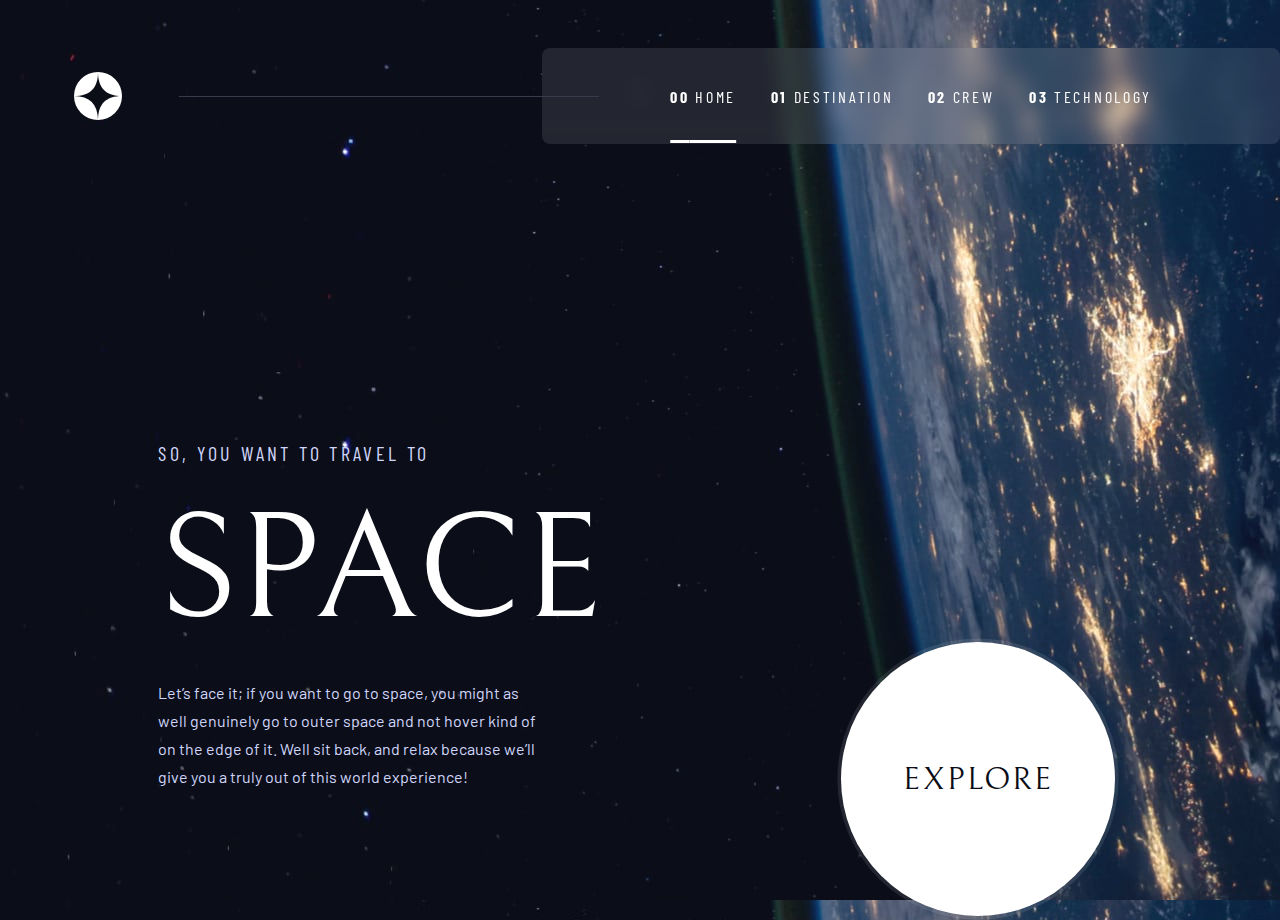
<file: index.html>
<!DOCTYPE html>
<html lang="en">
<head>
  <meta charset="UTF-8">
  <meta name="viewport" content="width=device-width, initial-scale=1.0">

  <link rel="icon" type="image/png" sizes="32x32" href="./assets/favicon-32x32.png">

  <title>Frontend Mentor | Space tourism website</title>
  <link rel="preconnect" href="https://fonts.googleapis.com">
  <link rel="preconnect" href="https://fonts.gstatic.com" crossorigin>
  <link href="https://fonts.googleapis.com/css2?family=Barlow&family=Barlow+Condensed:wght@400;700&family=Bellefair&display=swap" rel="stylesheet">
  <link rel="stylesheet" href="css/style.css">
</head>
<body class="home">
  <div class="navbar-div">
    <img class= "navbar-logo" src="assets/shared/logo.svg" alt="logo">
    <hr class="navbar-bar">
    <label for="" class = "menu-wrap">
      <input type="checkbox" class= "checker">
      <img src="assets/shared/icon-hamburger.svg" alt="hamburgers" class= "open">
      <img src="assets/shared/icon-close.svg" alt="cross" class="close">
      <nav class= "navbar-principal">
        <ul class = "navbar-ul">
          <li><a class="onsite navbar" href="index.html"><span>00</span> HOME</a></li>
          <li><a class="navbar" href="destination-moon.html"><span>01</span> DESTINATION</a></li>
          <li><a class="navbar" href="crew-commander.html"><span>02</span> CREW</a></li>
          <li><a class="navbar" href="technology-vehicle.html"><span>03</span> TECHNOLOGY</a></li>
        </ul>
      </nav>
    </label>
  </div>
  <div class="main-home">
    <div class="text-div">
      <article class="article">
        <h5 class= "intro">SO, YOU WANT TO TRAVEL TO</h5>
        <h1 class= "intro">SPACE</h1>
        <p class= "intro body-text">    Let’s face it; if you want to go to space, you might as well genuinely go to
          outer space and not hover kind of on the edge of it. Well sit back, and relax
          because we’ll give you a truly out of this world experience!
        </p>
      </article>
    </div>
    <div class="button-div">
      <form action="destination-moon.html">
        <button class="btn" type="submit" name="button">EXPLORE</button>
        <canvas id="canvas"></canvas>
      </form>
    </div>
  </div>

</body>
</html>
</file>
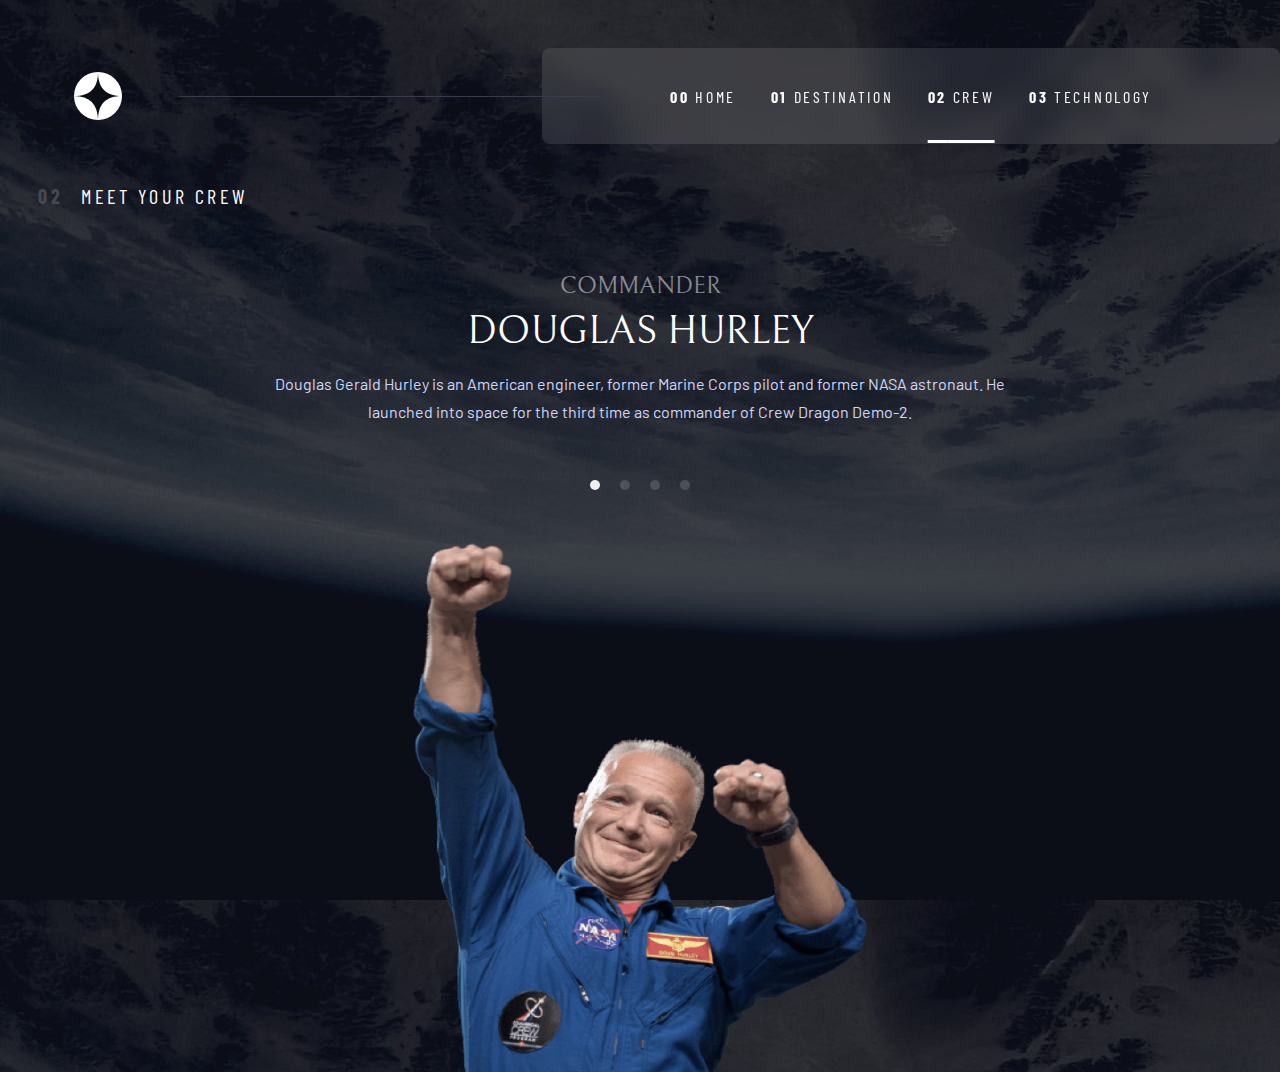
<file: crew-commander.html>
<!DOCTYPE html>
<html lang="en">
<head>
  <meta charset="UTF-8">
  <meta name="viewport" content="width=device-width, initial-scale=1.0">

  <link rel="icon" type="image/png" sizes="32x32" href="./assets/favicon-32x32.png">

  <title>Frontend Mentor | Space tourism website</title>
  <link rel="preconnect" href="https://fonts.googleapis.com">
  <link rel="preconnect" href="https://fonts.gstatic.com" crossorigin>
  <link href="https://fonts.googleapis.com/css2?family=Barlow&family=Barlow+Condensed:wght@400;700&family=Bellefair&display=swap" rel="stylesheet">
  <link rel="stylesheet" href="css/style.css">
</head>
<body class="crew">
  <div class="navbar-div">
    <img class= "navbar-logo" src="assets/shared/logo.svg" alt="logo">
    <hr class="navbar-bar">
    <label for="" class = "menu-wrap">
      <input type="checkbox" class= "checker">
      <img src="assets/shared/icon-hamburger.svg" alt="hamburgers" class= "open">
      <img src="assets/shared/icon-close.svg" alt="cross" class="close">
      <nav class= "navbar-principal">
        <ul class = "navbar-ul">
          <li><a class="navbar" href="index.html"><span>00</span> HOME</a></li>
          <li><a class="navbar" href="destination-moon.html"><span>01</span> DESTINATION</a></li>
          <li><a class="onsite navbar" href="crew-commander.html"><span>02</span> CREW</a></li>
          <li><a class="navbar" href="technology-vehicle.html"><span>03</span> TECHNOLOGY</a></li>
        </ul>
      </nav>
    </label>
  </div>
  <div class="crew-main">
    <div class="planet-div-1">
      <h5 class="subtittle"> <span class="number">02</span>MEET YOUR CREW</h5>
    </div>
    <div class="crew-div-1">
      <img class="crew-img commander" src="assets/crew/image-douglas-hurley.png" alt="douglas hurley">
      <hr>
    </div>
    <div class="crew-div-2">
      <ul class = "slider">
        <form action="#">
          <button class="slider-off" id= "on" type="submit" name="button"></button>
        </form>
        <form action="crew-specialist.html">
          <button class="slider-off" type="submit" name="button"></button>
        </form>
        <form action="crew-pilot.html">
          <button class="slider-off" type="submit" name="button"></button>
        </form>
        <form action="crew-engineer.html">
          <button class="slider-off" type="submit" name="button"></button>
        </form>
      </ul>
    </div>
    <article class="article">
      <h4>COMMANDER</h4>
      <h3>DOUGLAS HURLEY</h3>
      <p class= "body-text planet-text"> Douglas Gerald Hurley is an American engineer, former Marine Corps pilot
        and former NASA astronaut. He launched into space for the third time as
        commander of Crew Dragon Demo-2.
      </p>
    </article>
  </div>
</body>
</html>
</file>
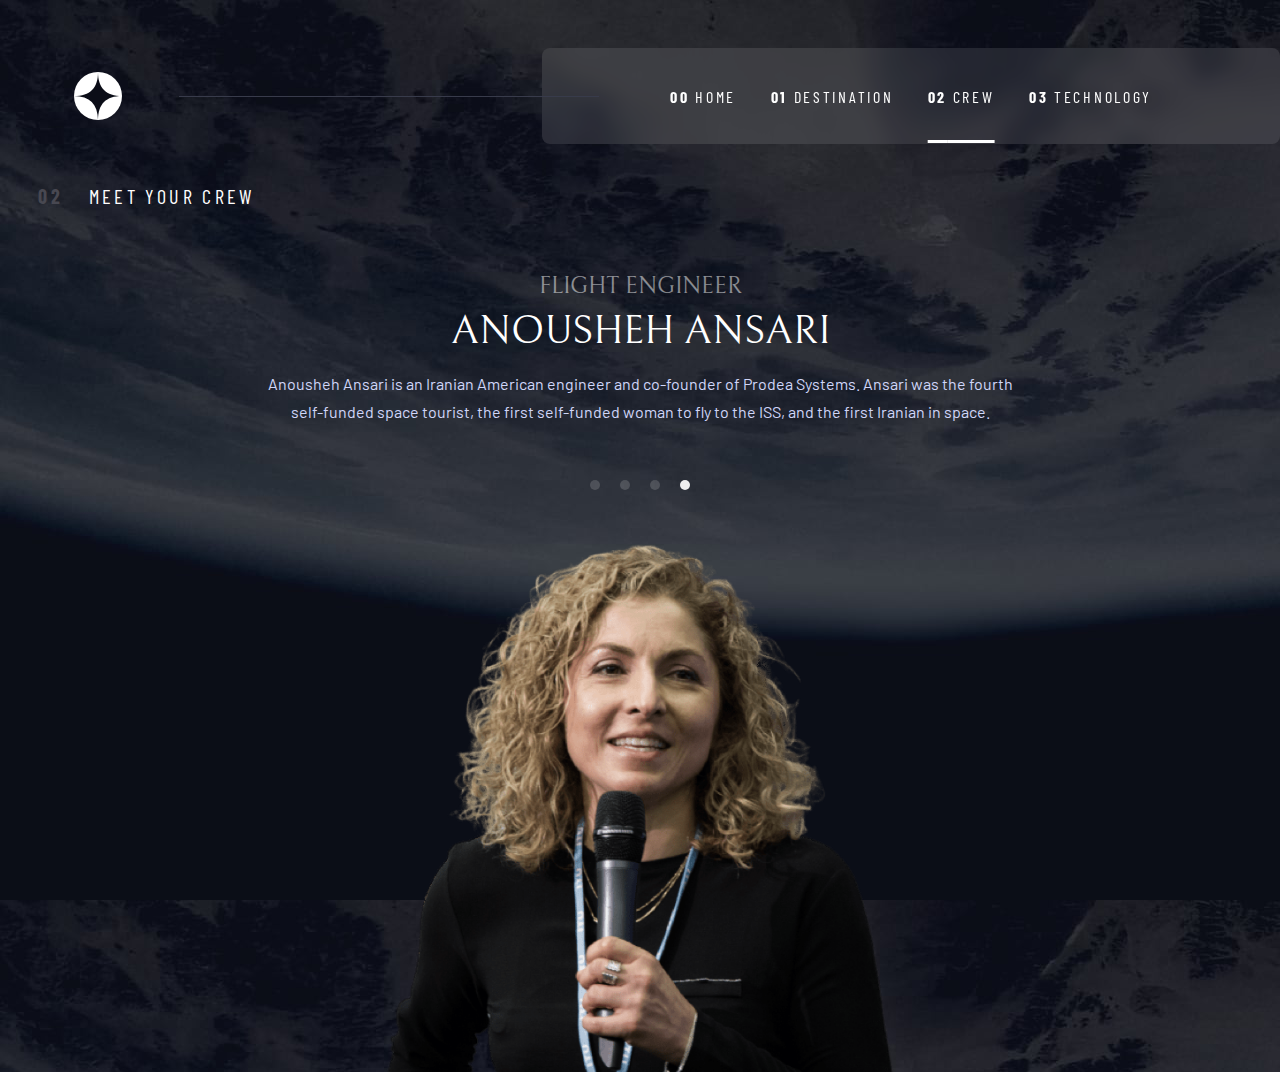
<file: crew-engineer.html>
<!DOCTYPE html>
<html lang="en">
<head>
  <meta charset="UTF-8">
  <meta name="viewport" content="width=device-width, initial-scale=1.0">

  <link rel="icon" type="image/png" sizes="32x32" href="./assets/favicon-32x32.png">

  <title>Frontend Mentor | Space tourism website</title>
  <link rel="preconnect" href="https://fonts.googleapis.com">
  <link rel="preconnect" href="https://fonts.gstatic.com" crossorigin>
  <link href="https://fonts.googleapis.com/css2?family=Barlow&family=Barlow+Condensed:wght@400;700&family=Bellefair&display=swap" rel="stylesheet">
  <link rel="stylesheet" href="css/style.css">
</head>
<body class="crew">
  <div class="navbar-div">
    <img class= "navbar-logo" src="assets/shared/logo.svg" alt="logo">
    <hr class="navbar-bar">
    <label for="" class = "menu-wrap">
      <input type="checkbox" class= "checker">
      <img src="assets/shared/icon-hamburger.svg" alt="hamburgers" class= "open">
      <img src="assets/shared/icon-close.svg" alt="cross" class="close">
      <nav class= "navbar-principal">
        <ul class = "navbar-ul">
          <li><a class="navbar" href="index.html"><span>00</span> HOME</a></li>
          <li><a class="navbar" href="destination-moon.html"><span>01</span> DESTINATION</a></li>
          <li><a class="onsite navbar" href="crew-commander.html"><span>02</span> CREW</a></li>
          <li><a class="navbar" href="technology-vehicle.html"><span>03</span> TECHNOLOGY</a></li>
        </ul>
      </nav>
    </label>
  </div>
  <div class="crew-main">
    <div class="planet-div-1">
      <h5 class="subtittle"> <span class="number">02</span> MEET YOUR CREW</h5>
    </div>
    <div class="crew-div-1">
      <img src="assets/crew/image-anousheh-ansari.png" alt="Anousheh Ansari">
      <hr>
    </div>
    <div class="crew-div-2">
      <ul class = "slider">
        <form action="crew-commander.html">
          <button class="slider-off" type="submit" name="button"></button>
        </form>
        <form action="crew-specialist.html">
          <button class="slider-off" type="submit" name="button"></button>
        </form>
        <form action="crew-pilot.html">
          <button class="slider-off" type="submit" name="button"></button>
        </form>
        <form action="#">
          <button class="slider-off" id= "on" type="submit" name="button"></button>
        </form>
      </ul>
    </div>
    <article class="article">
      <h4>FLIGHT ENGINEER</h4>
      <h3>ANOUSHEH ANSARI</h3>
      <p class= "body-text planet-text">   Anousheh Ansari is an Iranian American engineer and co-founder of Prodea Systems.
        Ansari was the fourth self-funded space tourist, the first self-funded woman to
        fly to the ISS, and the first Iranian in space.
      </p>
    </article>
  </div>
</body>
</html>
</file>
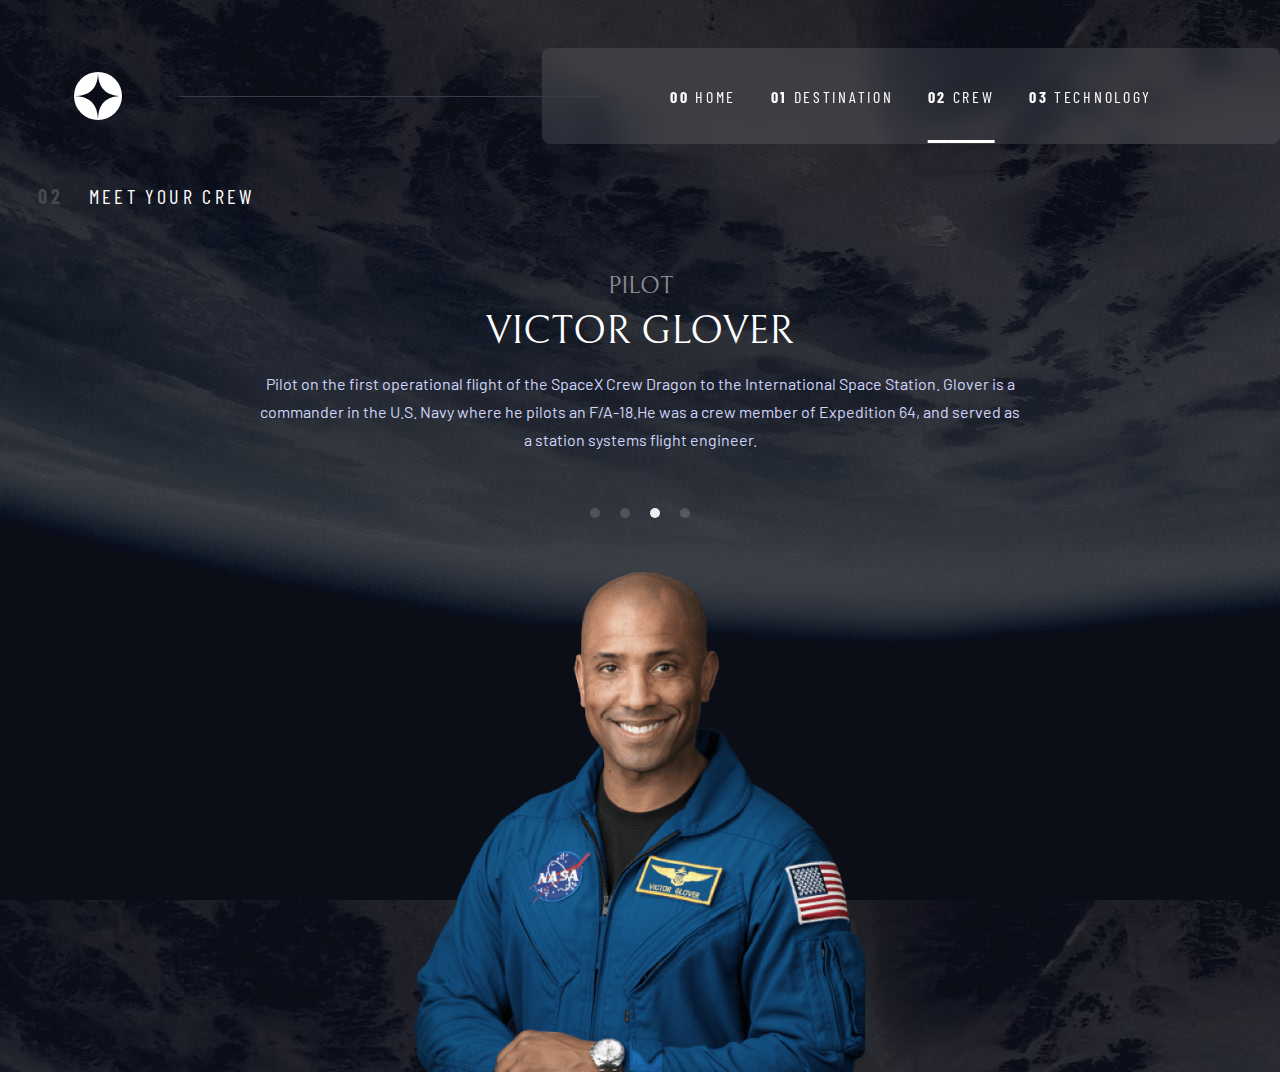
<file: crew-pilot.html>
<!DOCTYPE html>
<html lang="en">
<head>
  <meta charset="UTF-8">
  <meta name="viewport" content="width=device-width, initial-scale=1.0">

  <link rel="icon" type="image/png" sizes="32x32" href="./assets/favicon-32x32.png">

  <title>Frontend Mentor | Space tourism website</title>
  <link rel="preconnect" href="https://fonts.googleapis.com">
  <link rel="preconnect" href="https://fonts.gstatic.com" crossorigin>
  <link href="https://fonts.googleapis.com/css2?family=Barlow&family=Barlow+Condensed:wght@400;700&family=Bellefair&display=swap" rel="stylesheet">
  <link rel="stylesheet" href="css/style.css">
</head>
<body class="crew">
  <div class="navbar-div">
    <img class= "navbar-logo" src="assets/shared/logo.svg" alt="logo">
    <hr class="navbar-bar">
    <label for="" class = "menu-wrap">
      <input type="checkbox" class= "checker">
      <img src="assets/shared/icon-hamburger.svg" alt="hamburgers" class= "open">
      <img src="assets/shared/icon-close.svg" alt="cross" class="close">
      <nav class= "navbar-principal">
        <ul class = "navbar-ul">
          <li><a class="navbar" href="index.html"><span>00</span> HOME</a></li>
          <li><a class="navbar" href="destination-moon.html"><span>01</span> DESTINATION</a></li>
          <li><a class="onsite navbar" href="crew-commander.html"><span>02</span> CREW</a></li>
          <li><a class="navbar" href="technology-vehicle.html"><span>03</span> TECHNOLOGY</a></li>
        </ul>
      </nav>
    </label>
  </div>
  <div class="crew-main">
    <div class="planet-div-1">
      <h5 class="subtittle"> <span class="number">02</span> MEET YOUR CREW</h5>
    </div>
    <div class="crew-div-1">
      <img src="assets/crew/image-victor-glover.png" alt="Victor Glover">
      <hr>
    </div>
    <div class="crew-div-2">
      <ul class = "slider">
        <form action="crew-commander.html">
          <button class="slider-off" type="submit" name="button"></button>
        </form>
        <form action="crew-specialist.html">
          <button class="slider-off" type="submit" name="button"></button>
        </form>
        <form action="#">
          <button class="slider-off" id= "on" type="submit" name="button"></button>
        </form>
        <form action="crew-engineer.html">
          <button class="slider-off" type="submit" name="button"></button>
        </form>
      </ul>
    </div>
    <article class="article">
      <h4>PILOT</h4>
      <h3>Victor Glover</h3>
      <p class= "body-text planet-text">   Pilot on the first operational flight of the SpaceX Crew Dragon to the
        International Space Station. Glover is a commander in the U.S. Navy where
        he pilots an F/A-18.He was a crew member of Expedition 64, and served as a
        station systems flight engineer.
      </p>
    </article>
  </div>
</body>
</html>
</file>
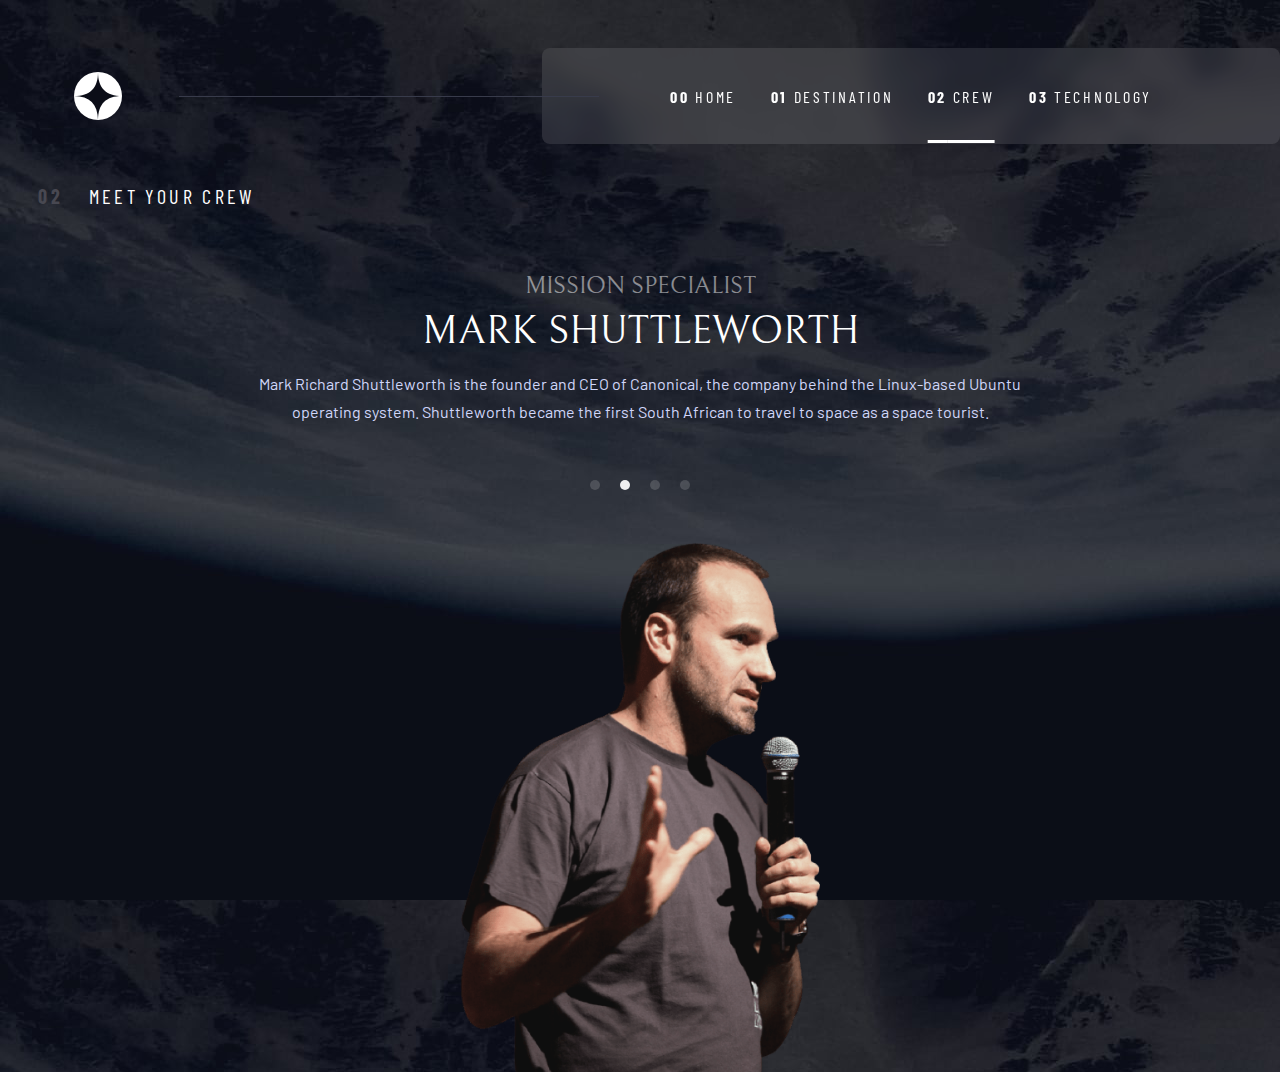
<file: crew-specialist.html>
<!DOCTYPE html>
<html lang="en">
<head>
  <meta charset="UTF-8">
  <meta name="viewport" content="width=device-width, initial-scale=1.0">

  <link rel="icon" type="image/png" sizes="32x32" href="./assets/favicon-32x32.png">

  <title>Frontend Mentor | Space tourism website</title>
  <link rel="preconnect" href="https://fonts.googleapis.com">
  <link rel="preconnect" href="https://fonts.gstatic.com" crossorigin>
  <link href="https://fonts.googleapis.com/css2?family=Barlow&family=Barlow+Condensed:wght@400;700&family=Bellefair&display=swap" rel="stylesheet">
  <link rel="stylesheet" href="css/style.css">
</head>
<body class="crew">
  <div class="navbar-div">
    <img class= "navbar-logo" src="assets/shared/logo.svg" alt="logo">
    <hr class="navbar-bar">
    <label for="" class = "menu-wrap">
      <input type="checkbox" class= "checker">
      <img src="assets/shared/icon-hamburger.svg" alt="hamburgers" class= "open">
      <img src="assets/shared/icon-close.svg" alt="cross" class="close">
      <nav class= "navbar-principal">
        <ul class = "navbar-ul">
          <li><a class="navbar" href="index.html"><span>00</span> HOME</a></li>
          <li><a class="navbar" href="destination-moon.html"><span>01</span> DESTINATION</a></li>
          <li><a class="onsite navbar" href="crew-commander.html"><span>02</span> CREW</a></li>
          <li><a class="navbar" href="technology-vehicle.html"><span>03</span> TECHNOLOGY</a></li>
        </ul>
      </nav>
    </label>
  </div>
  <div class="crew-main">
    <div class="planet-div-1">
      <h5 class="subtittle"> <span class="number">02</span> MEET YOUR CREW</h5>
    </div>
    <div class="crew-div-1">
      <img src="assets/crew/image-mark-shuttleworth.png" alt="Mark Shuttleworth">
      <hr>
    </div>
    <div class="crew-div-2">
      <ul class = "slider">
        <form action="crew-commander.html">
          <button class="slider-off" type="submit" name="button"></button>
        </form>
        <form action="crew-specialist.html">
          <button class="slider-off" id= "on" type="submit" name="button"></button>
        </form>
        <form action="crew-pilot.html">
          <button class="slider-off" type="submit" name="button"></button>
        </form>
        <form action="crew-engineer.html">
          <button class="slider-off" type="submit" name="button"></button>
        </form>
      </ul>
    </div>
    <article class="article">
      <h4>Mission Specialist</h4>
      <h3>Mark Shuttleworth</h3>
      <p class= "body-text planet-text">   Mark Richard Shuttleworth is the founder and CEO of Canonical, the company behind
        the Linux-based Ubuntu operating system. Shuttleworth became the first South
        African to travel to space as a space tourist.
      </p>
    </article>
  </div>
</body>
</html>
</file>
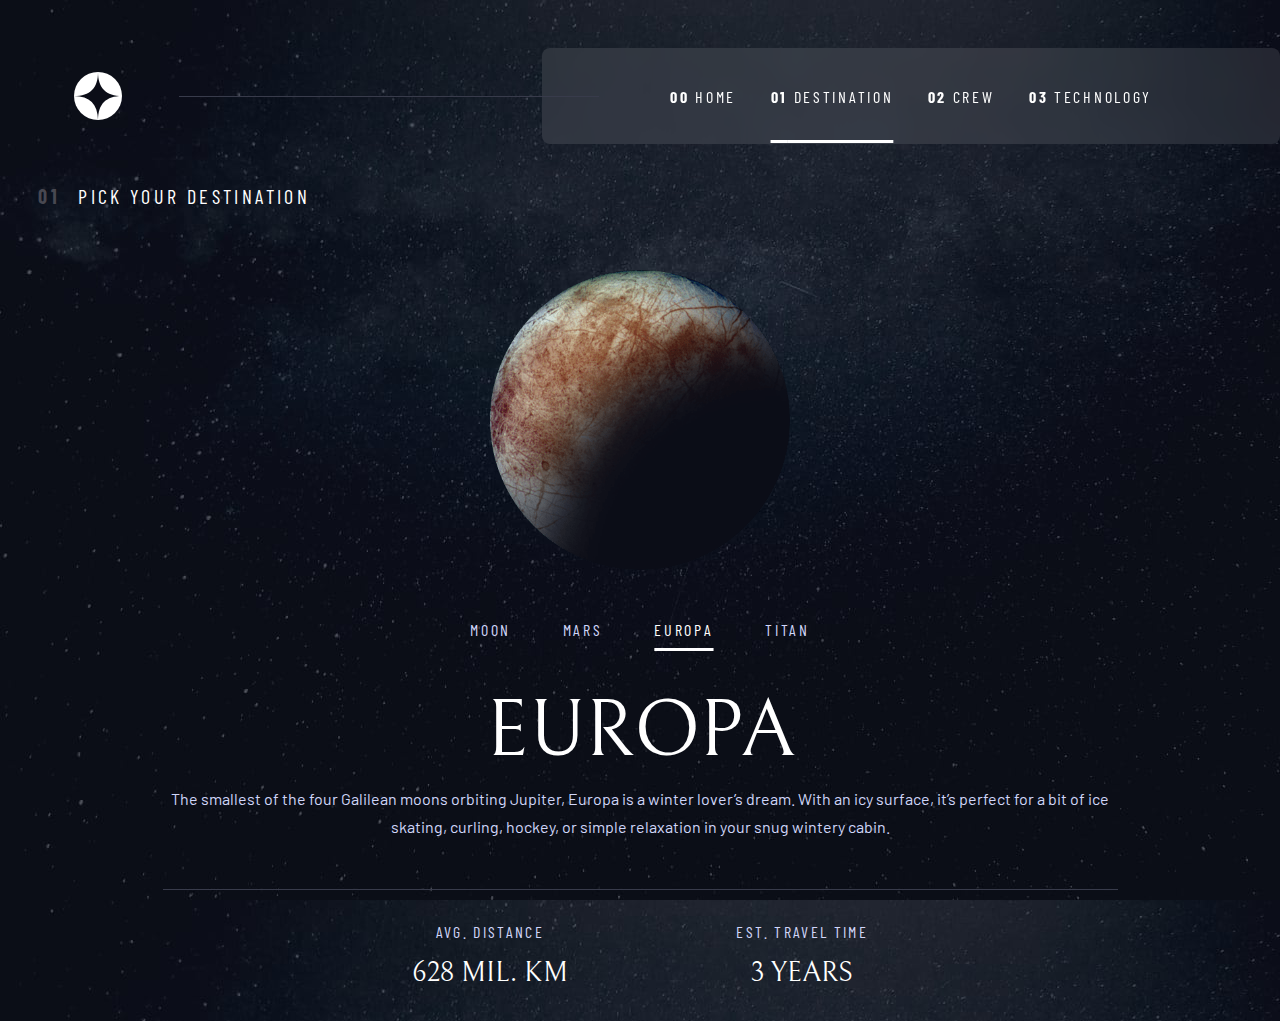
<file: destination-europa.html>
<!DOCTYPE html>
<html lang="en">
<head>
  <meta charset="UTF-8">
  <meta name="viewport" content="width=device-width, initial-scale=1.0">

  <link rel="icon" type="image/png" sizes="32x32" href="./assets/favicon-32x32.png">

  <title>Frontend Mentor | Space tourism website</title>
  <link rel="preconnect" href="https://fonts.googleapis.com">
  <link rel="preconnect" href="https://fonts.gstatic.com" crossorigin>
  <link href="https://fonts.googleapis.com/css2?family=Barlow&family=Barlow+Condensed:wght@400;700&family=Bellefair&display=swap" rel="stylesheet">
  <link rel="stylesheet" href="css/style.css">
</head>
<body class="destination">
  <div class="navbar-div">
    <img class= "navbar-logo" src="assets/shared/logo.svg" alt="logo">
    <hr class="navbar-bar">
    <label for="" class = "menu-wrap">
      <input type="checkbox" class= "checker">
      <img src="assets/shared/icon-hamburger.svg" alt="hamburgers" class= "open">
      <img src="assets/shared/icon-close.svg" alt="cross" class="close">
      <nav class= "navbar-principal">
        <ul class = "navbar-ul">
          <li><a class="navbar" href="index.html"><span>00</span> HOME</a></li>
          <li><a class="onsite navbar" href="destination-moon.html"><span>01</span> DESTINATION</a></li>
          <li><a class="navbar" href="crew-commander.html"><span>02</span> CREW</a></li>
          <li><a class="navbar" href="technology-vehicle.html"><span>03</span> TECHNOLOGY</a></li>
        </ul>
      </nav>
    </label>
  </div>
  <div class="planet-div">
    <div class="planet-div-1">
      <h5 class="subtittle"> <span class="number">01</span>PICK YOUR DESTINATION</h5>
    </div>
    <div class="planet-div-2">
      <img src="assets/destination/image-europa.png" alt="">
    </div>
  </div>
  <div class="text-div-destination">
    <div>
      <nav>
        <ul class="ul-planet">
          <li><a class="navbar-planet" href="destination-moon.html">MOON</a></li>
          <li><a class="navbar-planet" href="destination-mars.html">MARS</a></li>
          <li><a class="onsite-planet navbar-planet" href="destination-europa.html">EUROPA</a></li>
          <li><a class="navbar-planet" href="destination-titan.html">TITAN</a></li>
        </ul>
      </nav>
      <article class="article">
        <h2 class= "planet-text">EUROPA</h1>
        <p class= "planet-text body-text">  The smallest of the four Galilean moons orbiting Jupiter, Europa is a
          winter lover’s dream. With an icy surface, it’s perfect for a bit of
          ice skating, curling, hockey, or simple relaxation in your snug
          wintery cabin.
        </p>
        <hr>
        <div class="footer-main">
          <div class="footer">
            <h6 class=subheading2>AVG. DISTANCE</h6>
            <h6 class=subheading1>628 MIL. KM</h6>
          </div>
          <div class="footer">
            <h6 class=subheading2>EST. TRAVEL TIME</h6>
            <h6 class=subheading1>3 YEARS</h6>
          </div>
        </div>
      </article>
    </div>
  </div>
</body>
</html>
</file>
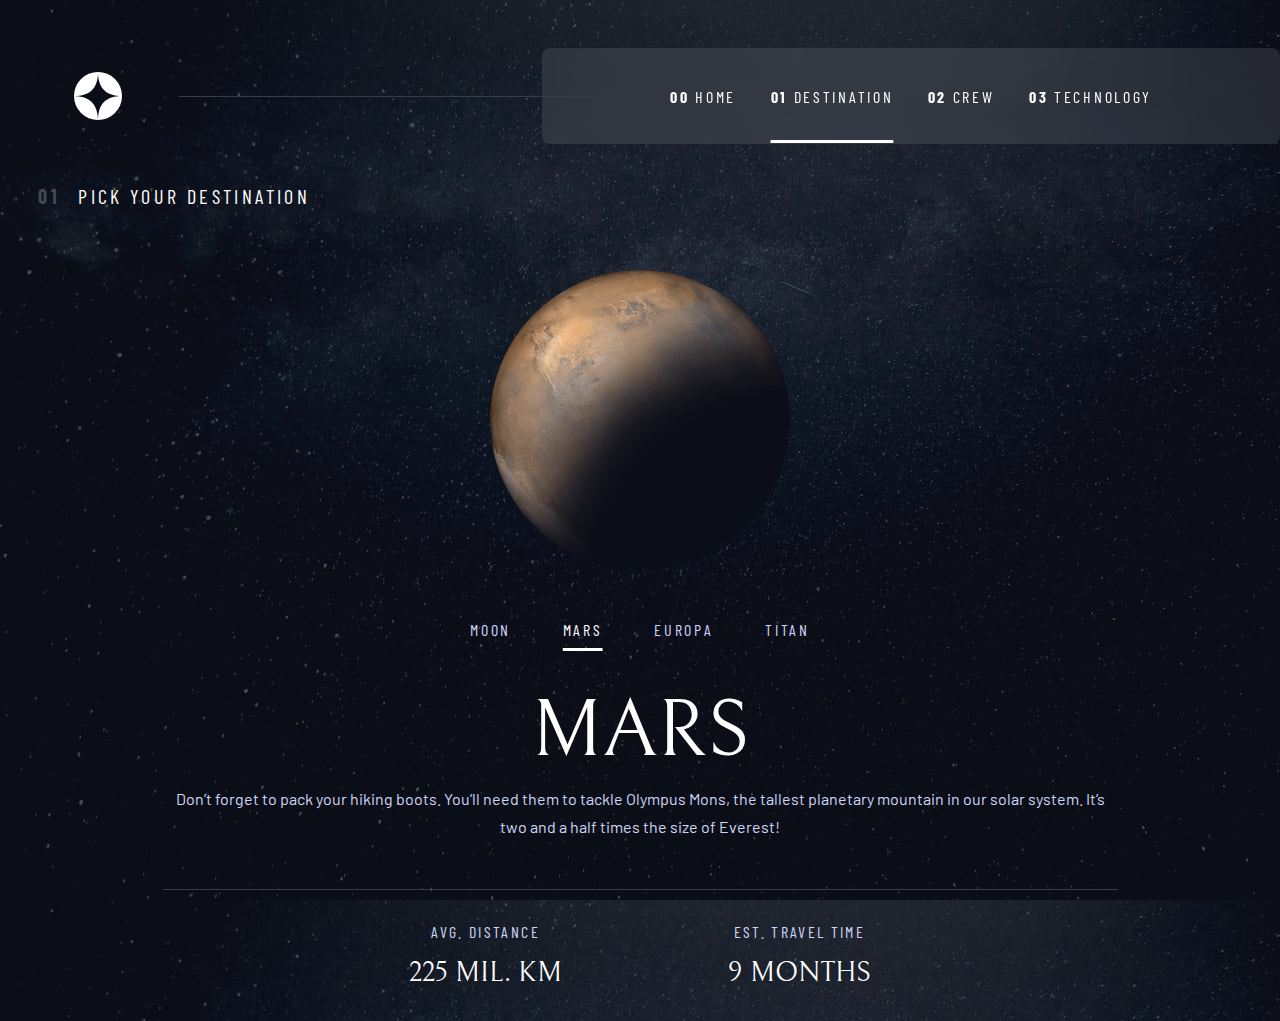
<file: destination-mars.html>
<!DOCTYPE html>
<html lang="en">
<head>
  <meta charset="UTF-8">
  <meta name="viewport" content="width=device-width, initial-scale=1.0">

  <link rel="icon" type="image/png" sizes="32x32" href="./assets/favicon-32x32.png">

  <title>Frontend Mentor | Space tourism website</title>
  <link rel="preconnect" href="https://fonts.googleapis.com">
  <link rel="preconnect" href="https://fonts.gstatic.com" crossorigin>
  <link href="https://fonts.googleapis.com/css2?family=Barlow&family=Barlow+Condensed:wght@400;700&family=Bellefair&display=swap" rel="stylesheet">
  <link rel="stylesheet" href="css/style.css">
</head>
<body class="destination">
  <div class="navbar-div">
    <img class= "navbar-logo" src="assets/shared/logo.svg" alt="logo">
    <hr class="navbar-bar">
    <label for="" class = "menu-wrap">
      <input type="checkbox" class= "checker">
      <img src="assets/shared/icon-hamburger.svg" alt="hamburgers" class= "open">
      <img src="assets/shared/icon-close.svg" alt="cross" class="close">
      <nav class= "navbar-principal">
        <ul class = "navbar-ul">
          <li><a class="navbar" href="index.html"><span>00</span> HOME</a></li>
          <li><a class="onsite navbar" href="destination-moon.html"><span>01</span> DESTINATION</a></li>
          <li><a class="navbar" href="crew-commander.html"><span>02</span> CREW</a></li>
          <li><a class="navbar" href="technology-vehicle.html"><span>03</span> TECHNOLOGY</a></li>
        </ul>
      </nav>
    </label>
  </div>
  <div class="planet-div">
    <div class="planet-div-1">
      <h5 class="subtittle"> <span class="number">01</span>PICK YOUR DESTINATION</h5>
    </div>
    <div class="planet-div-2">
      <img src="assets/destination/image-mars.png" alt="">
    </div>
  </div>
  <div class="text-div-destination">
    <div>
      <nav>
        <ul class="ul-planet">
          <li><a class="navbar-planet" href="destination-moon.html">MOON</a></li>
          <li><a class="onsite-planet navbar-planet" href="destination-mars.html">MARS</a></li>
          <li><a class="navbar-planet" href="destination-europa.html">EUROPA</a></li>
          <li><a class="navbar-planet" href="destination-titan.html">TITAN</a></li>
        </ul>
      </nav>
      <article class="article">
        <h2 class= "planet-text">MARS</h1>
        <p class= "planet-text body-text">   Don’t forget to pack your hiking boots. You’ll need them to tackle Olympus Mons,
          the tallest planetary mountain in our solar system. It’s two and a half times
          the size of Everest!
        </p>
        <hr>
        <div class="footer-main">
          <div class="footer">
            <h6 class=subheading2>AVG. DISTANCE</h6>
            <h6 class=subheading1>225 MIL. KM</h6>
          </div>
          <div class="footer">
            <h6 class=subheading2>EST. TRAVEL TIME</h6>
            <h6 class=subheading1>9 MONTHS</h6>
          </div>
        </div>
      </article>
    </div>
  </div>
</body>
</html>
</file>
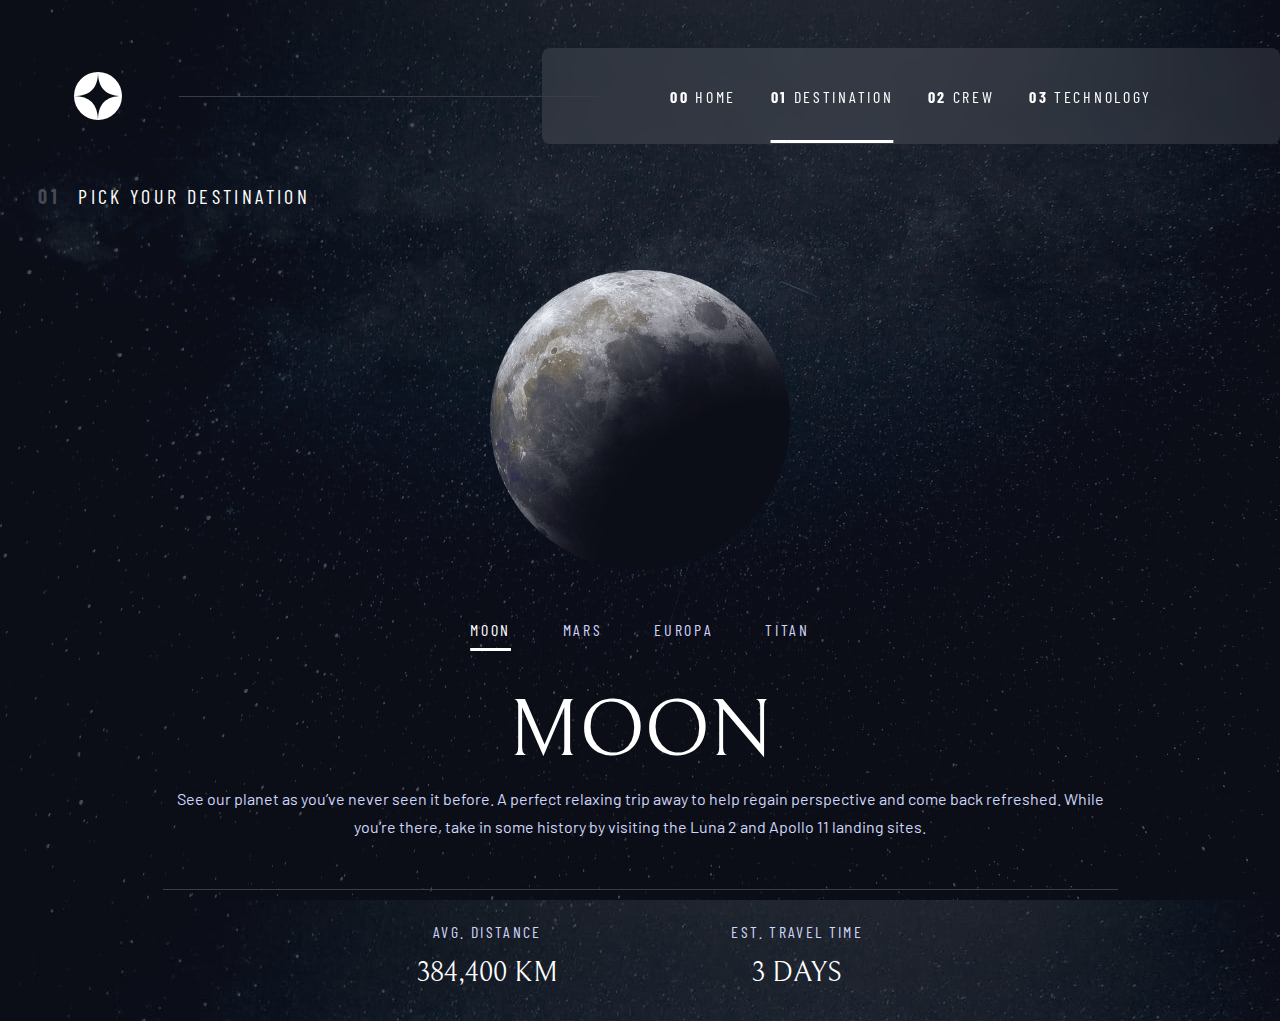
<file: destination-moon.html>
<!DOCTYPE html>
<html lang="en">
<head>
  <meta charset="UTF-8">
  <meta name="viewport" content="width=device-width, initial-scale=1.0">

  <link rel="icon" type="image/png" sizes="32x32" href="./assets/favicon-32x32.png">

  <title>Frontend Mentor | Space tourism website</title>
  <link rel="preconnect" href="https://fonts.googleapis.com">
  <link rel="preconnect" href="https://fonts.gstatic.com" crossorigin>
  <link href="https://fonts.googleapis.com/css2?family=Barlow&family=Barlow+Condensed:wght@400;700&family=Bellefair&display=swap" rel="stylesheet">
  <link rel="stylesheet" href="css/style.css">
</head>
<body class="destination">
  <div class="navbar-div">
    <img class= "navbar-logo" src="assets/shared/logo.svg" alt="logo">
    <hr class="navbar-bar">
    <label for="" class = "menu-wrap">
      <input type="checkbox" class= "checker">
      <img src="assets/shared/icon-hamburger.svg" alt="hamburgers" class= "open">
      <img src="assets/shared/icon-close.svg" alt="cross" class="close">
      <nav class= "navbar-principal">
        <ul class = "navbar-ul">
          <li><a class="navbar" href="index.html"><span>00</span> HOME</a></li>
          <li><a class="onsite navbar" href="destination-moon.html"><span>01</span> DESTINATION</a></li>
          <li><a class="navbar" href="crew-commander.html"><span>02</span> CREW</a></li>
          <li><a class="navbar" href="technology-vehicle.html"><span>03</span> TECHNOLOGY</a></li>
        </ul>
      </nav>
    </label>
  </div>
  <div class="planet-div">
    <div class="planet-div-1">
      <h5 class="subtittle"> <span class="number">01</span>PICK YOUR DESTINATION</h5>
    </div>
    <div class="planet-div-2">
      <img src="assets/destination/image-moon.png" alt="">
    </div>
  </div>
  <div class="text-div-destination">
    <div>
      <nav>
        <ul class="ul-planet">
          <li><a class="onsite-planet navbar-planet" href="destination-moon.html">MOON</a></li>
          <li><a class="navbar-planet" href="destination-mars.html">MARS</a></li>
          <li><a class="navbar-planet" href="destination-europa.html">EUROPA</a></li>
          <li><a class="navbar-planet" href="destination-titan.html">TITAN</a></li>
        </ul>
      </nav>
      <article class="article">
        <h2 class= "planet-text">MOON</h2>
        <p class= "planet-text body-text">      See our planet as you’ve never seen it before. A perfect relaxing trip away to help
          regain perspective and come back refreshed. While you’re there, take in some history
          by visiting the Luna 2 and Apollo 11 landing sites.
        </p>
        <hr>
        <div class="footer-main">
          <div class="footer">
            <h6 class=subheading2>AVG. DISTANCE</h6>
            <h6 class=subheading1>384,400 KM</h6>
          </div>
          <div class="footer">
            <h6 class=subheading2>EST. TRAVEL TIME</h6>
            <h6 class=subheading1>3 DAYS</h6>
          </div>
        </div>
      </article>
    </div>
  </div>
</body>
</html>
</file>
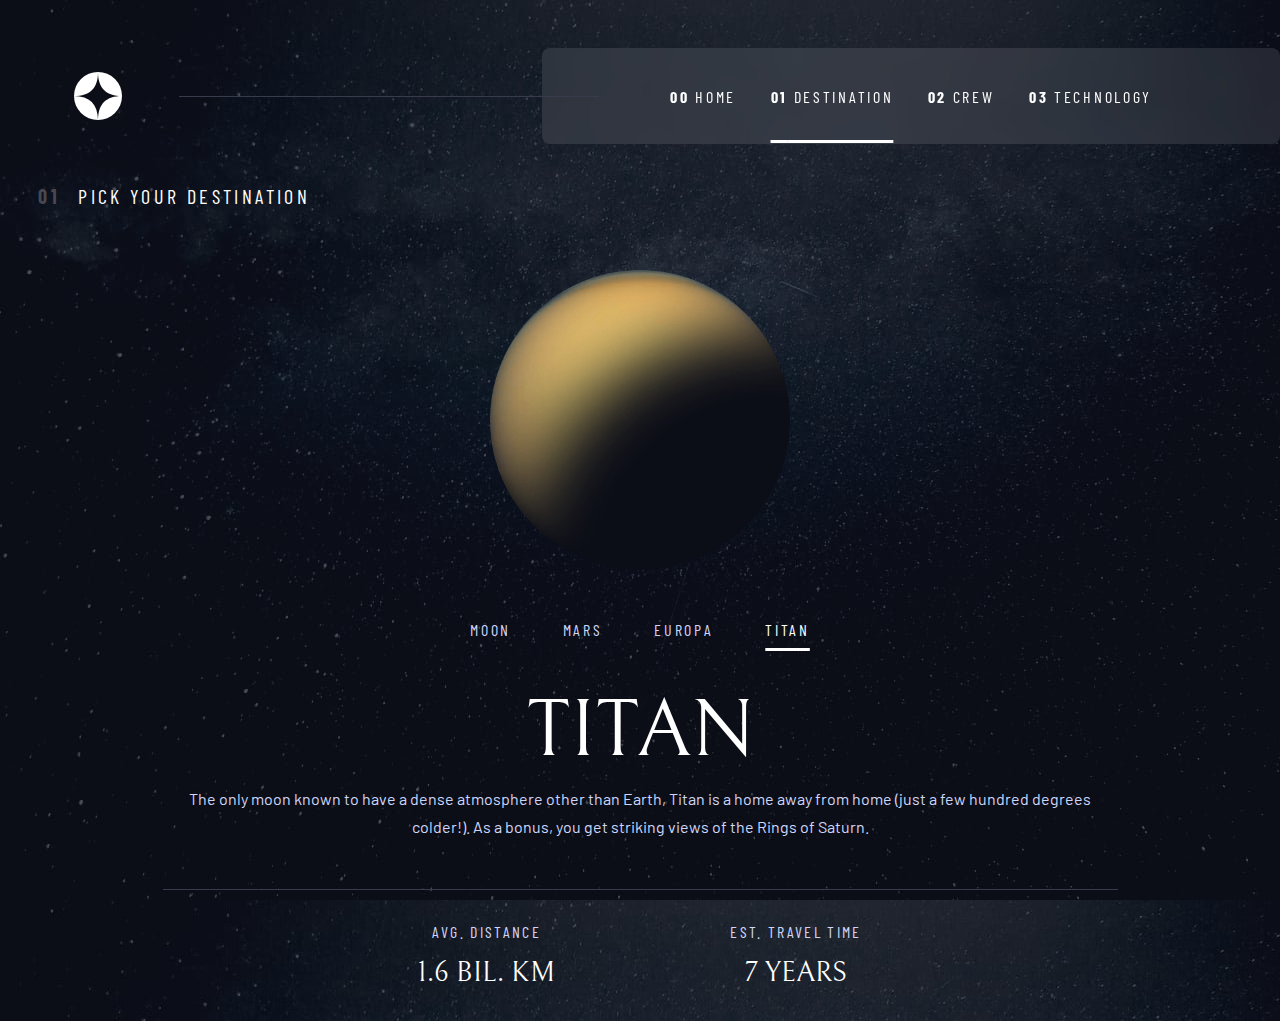
<file: destination-titan.html>
<!DOCTYPE html>
<html lang="en">
<head>
  <meta charset="UTF-8">
  <meta name="viewport" content="width=device-width, initial-scale=1.0">

  <link rel="icon" type="image/png" sizes="32x32" href="./assets/favicon-32x32.png">

  <title>Frontend Mentor | Space tourism website</title>
  <link rel="preconnect" href="https://fonts.googleapis.com">
  <link rel="preconnect" href="https://fonts.gstatic.com" crossorigin>
  <link href="https://fonts.googleapis.com/css2?family=Barlow&family=Barlow+Condensed:wght@400;700&family=Bellefair&display=swap" rel="stylesheet">
  <link rel="stylesheet" href="css/style.css">
</head>
<body class="destination">
  <div class="navbar-div">
    <img class= "navbar-logo" src="assets/shared/logo.svg" alt="logo">
    <hr class="navbar-bar">
    <label for="" class = "menu-wrap">
      <input type="checkbox" class= "checker">
      <img src="assets/shared/icon-hamburger.svg" alt="hamburgers" class= "open">
      <img src="assets/shared/icon-close.svg" alt="cross" class="close">
      <nav class= "navbar-principal">
        <ul class = "navbar-ul">
          <li><a class="navbar" href="index.html"><span>00</span> HOME</a></li>
          <li><a class="onsite navbar" href="destination-moon.html"><span>01</span> DESTINATION</a></li>
          <li><a class="navbar" href="crew-commander.html"><span>02</span> CREW</a></li>
          <li><a class="navbar" href="technology-vehicle.html"><span>03</span> TECHNOLOGY</a></li>
        </ul>
      </nav>
    </label>
  </div>
  <div class="planet-div">
    <div class="planet-div-1">
      <h5 class="subtittle"> <span class="number">01</span>PICK YOUR DESTINATION</h5>
    </div>
    <div class="planet-div-2">
      <img src="assets/destination/image-titan.png" alt="">
    </div>
  </div>
  <div class="text-div-destination">
    <div>
      <nav>
        <ul class="ul-planet">
          <li><a class="navbar-planet" href="destination-moon.html">MOON</a></li>
          <li><a class="navbar-planet" href="destination-mars.html">MARS</a></li>
          <li><a class="navbar-planet" href="destination-europa.html">EUROPA</a></li>
          <li><a class="onsite-planet navbar-planet" href="destination-titan.html">TITAN</a></li>
        </ul>
      </nav>
      <article class="article">
        <h2 class= "planet-text">TITAN</h1>
        <p class= "planet-text body-text">  The only moon known to have a dense atmosphere other than Earth, Titan
          is a home away from home (just a few hundred degrees colder!). As a
          bonus, you get striking views of the Rings of Saturn.
        </p>
        <hr class=hr-bot >
        <div class="footer-main">
          <div class="footer">
            <h6 class=subheading2>AVG. DISTANCE</h6>
            <h6 class=subheading1>1.6 BIL. KM</h6>
          </div>
          <div class="footer">
            <h6 class=subheading2>EST. TRAVEL TIME</h6>
            <h6 class=subheading1>7 YEARS</h6>
          </div>
        </div>
      </article>
    </div>
  </div>
</body>
</html>
</file>
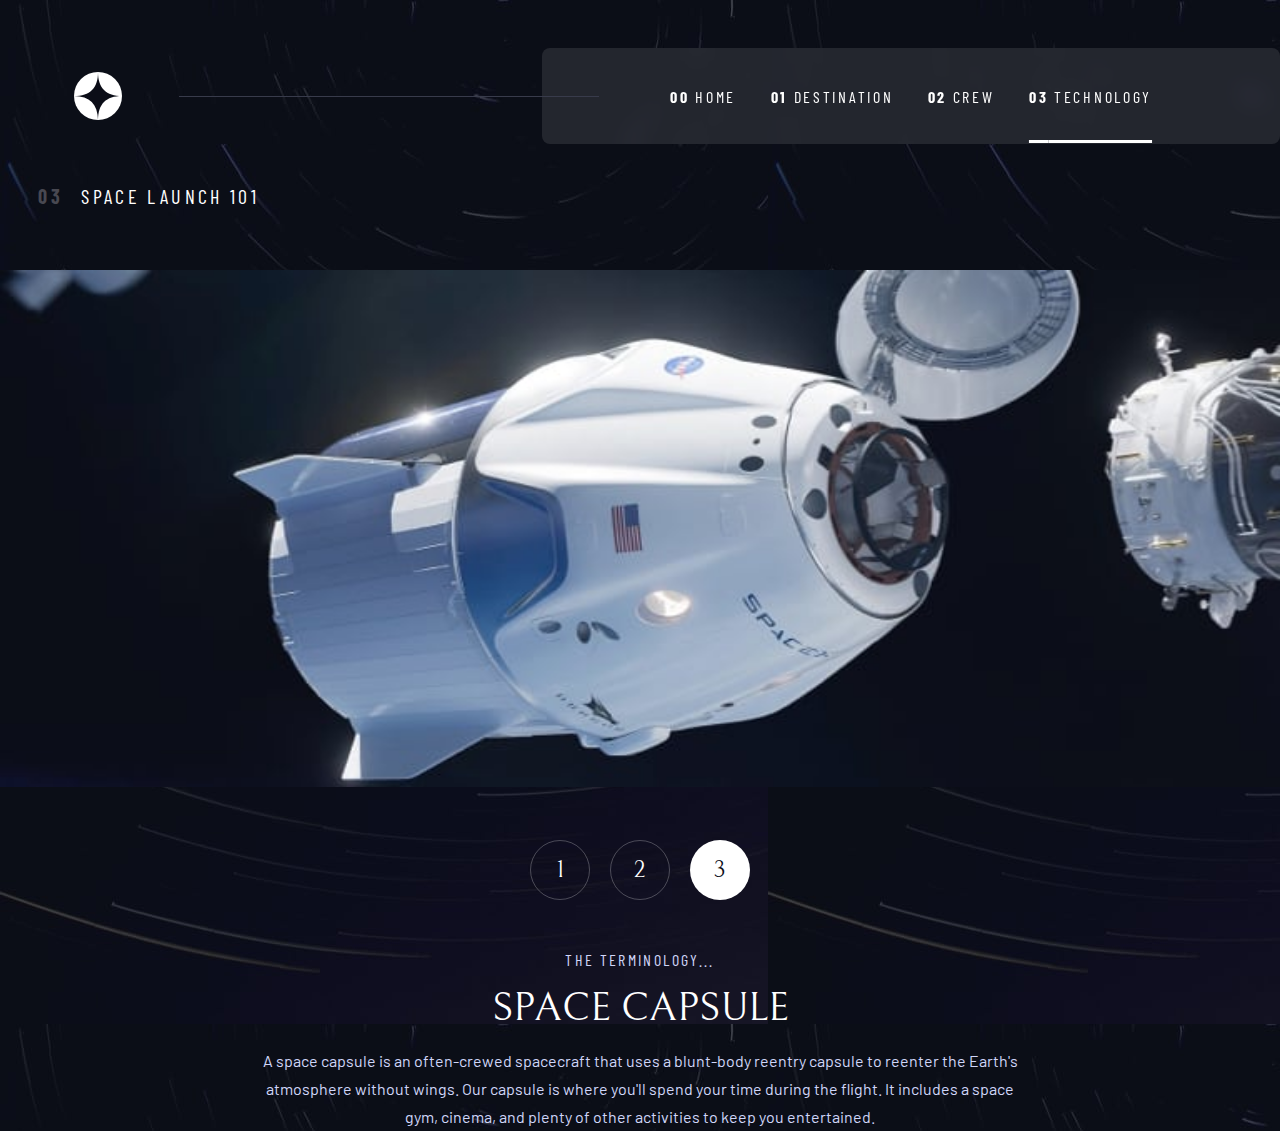
<file: technology-capsule.html>
<!DOCTYPE html>
<html lang="en">
<head>
  <meta charset="UTF-8">
  <meta name="viewport" content="width=device-width, initial-scale=1.0">

  <link rel="icon" type="image/png" sizes="32x32" href="./assets/favicon-32x32.png">

  <title>Frontend Mentor | Space tourism website</title>
  <link rel="preconnect" href="https://fonts.googleapis.com">
  <link rel="preconnect" href="https://fonts.gstatic.com" crossorigin>
  <link href="https://fonts.googleapis.com/css2?family=Barlow&family=Barlow+Condensed:wght@400;700&family=Bellefair&display=swap" rel="stylesheet">
  <link rel="stylesheet" href="css/style.css">
</head>
<body class="technology">
  <div class="navbar-div">
    <img class= "navbar-logo" src="assets/shared/logo.svg" alt="logo">
    <hr class="navbar-bar">
    <label for="" class = "menu-wrap">
      <input type="checkbox" class= "checker">
      <img src="assets/shared/icon-hamburger.svg" alt="hamburgers" class= "open">
      <img src="assets/shared/icon-close.svg" alt="cross" class="close">
      <nav class= "navbar-principal">
        <ul class = "navbar-ul">
          <li><a class="navbar" href="index.html"><span>00</span> HOME</a></li>
          <li><a class="navbar" href="destination-moon.html"><span>01</span> DESTINATION</a></li>
          <li><a class="navbar" href="crew-commander.html"><span>02</span> CREW</a></li>
          <li><a class="onsite navbar" href="technology-vehicule.html"><span>03</span> TECHNOLOGY</a></li>
        </ul>
      </nav>
    </label>
  </div>
  <div class="planet-div-1">
    <h5 class="subtittle"> <span class="number">03</span>Space launch 101</h5>
  </div>
  <img class="tech-img" src="assets/technology/image-space-capsule-landscape.jpg" alt="Emilia la plus belle">
  <div class="crew-div-2">
    <ul class = "slider">
      <form action="technology-vehicle.html">
        <button class="slider-off-2" type="submit" name="button">1</button>
      </form>
      <form action="technology-spaceport.html">
        <button class="slider-off-2" type="submit" name="button">2</button>
      </form>
      <form action="#">
        <button class="slider-off-2" id= "on" type="submit" name="button">3</button>
      </form>
    </ul>
  </div>
  <article class="article">
    <h6 class="subheading2">The terminology...</h6>
    <h3>Space capsule</h3>
    <p class= "body-text planet-text">  A space capsule is an often-crewed spacecraft that uses a blunt-body reentry
    capsule to reenter the Earth's atmosphere without wings. Our capsule is where
    you'll spend your time during the flight. It includes a space gym, cinema,
    and plenty of other activities to keep you entertained.
    </p>
  </article>
</body>
</html>
</file>
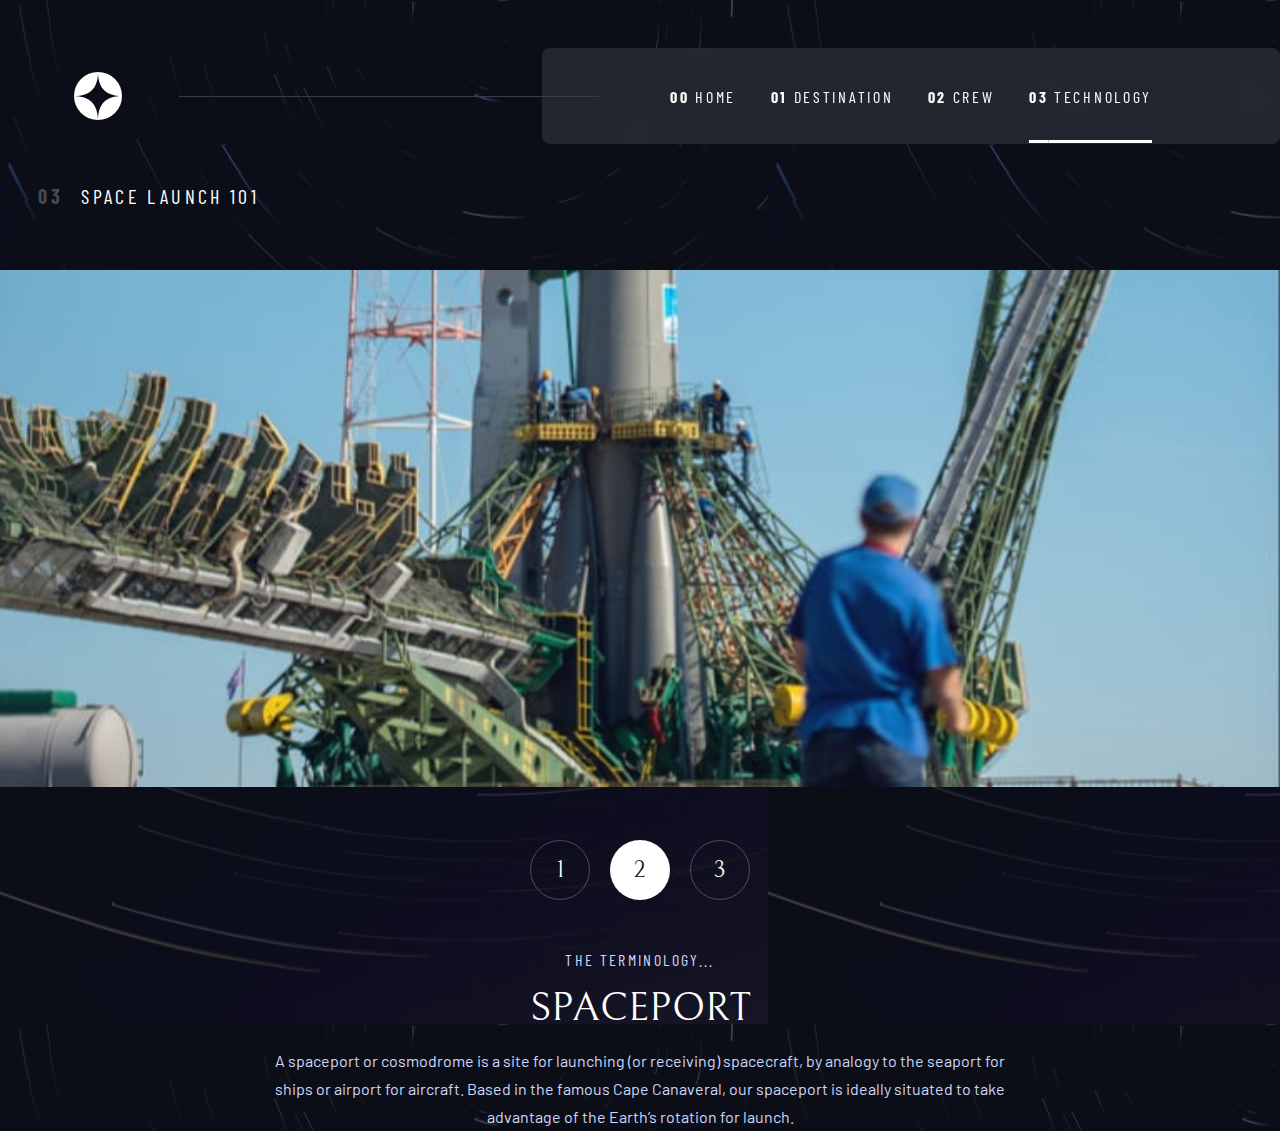
<file: technology-spaceport.html>
<!DOCTYPE html>
<html lang="en">
<head>
  <meta charset="UTF-8">
  <meta name="viewport" content="width=device-width, initial-scale=1.0">

  <link rel="icon" type="image/png" sizes="32x32" href="./assets/favicon-32x32.png">

  <title>Frontend Mentor | Space tourism website</title>
  <link rel="preconnect" href="https://fonts.googleapis.com">
  <link rel="preconnect" href="https://fonts.gstatic.com" crossorigin>
  <link href="https://fonts.googleapis.com/css2?family=Barlow&family=Barlow+Condensed:wght@400;700&family=Bellefair&display=swap" rel="stylesheet">
  <link rel="stylesheet" href="css/style.css">
</head>
<body class="technology">
  <div class="navbar-div">
    <img class= "navbar-logo" src="assets/shared/logo.svg" alt="logo">
    <hr class="navbar-bar">
    <label for="" class = "menu-wrap">
      <input type="checkbox" class= "checker">
      <img src="assets/shared/icon-hamburger.svg" alt="hamburgers" class= "open">
      <img src="assets/shared/icon-close.svg" alt="cross" class="close">
      <nav class= "navbar-principal">
        <ul class = "navbar-ul">
          <li><a class="navbar" href="index.html"><span>00</span> HOME</a></li>
          <li><a class="navbar" href="destination-moon.html"><span>01</span> DESTINATION</a></li>
          <li><a class="navbar" href="crew-commander.html"><span>02</span> CREW</a></li>
          <li><a class="onsite navbar" href="technology-vehicule.html"><span>03</span> TECHNOLOGY</a></li>
        </ul>
      </nav>
    </label>
  </div>
  <div class="planet-div-1">
    <h5 class="subtittle"> <span class="number">03</span>Space launch 101</h5>
  </div>
  <img class="tech-img" src="assets/technology/image-spaceport-landscape.jpg" alt="Emilia la plus belle">
  <div class="crew-div-2">
    <ul class = "slider">
      <form action="technology-vehicle.html">
        <button class="slider-off-2" type="submit" name="button">1</button>
      </form>
      <form action="#">
        <button class="slider-off-2" id= "on" type="submit" name="button">2</button>
      </form>
      <form action="technology-capsule.html">
        <button class="slider-off-2" type="submit" name="button">3</button>
      </form>
    </ul>
  </div>
  <article class="article">
    <h6 class="subheading2">The terminology...</h6>
    <h3>Spaceport</h3>
    <p class= "body-text planet-text">   A spaceport or cosmodrome is a site for launching (or receiving) spacecraft,
      by analogy to the seaport for ships or airport for aircraft. Based in the
      famous Cape Canaveral, our spaceport is ideally situated to take advantage
      of the Earth’s rotation for launch.
    </p>
  </article>
</body>
</html>
</file>
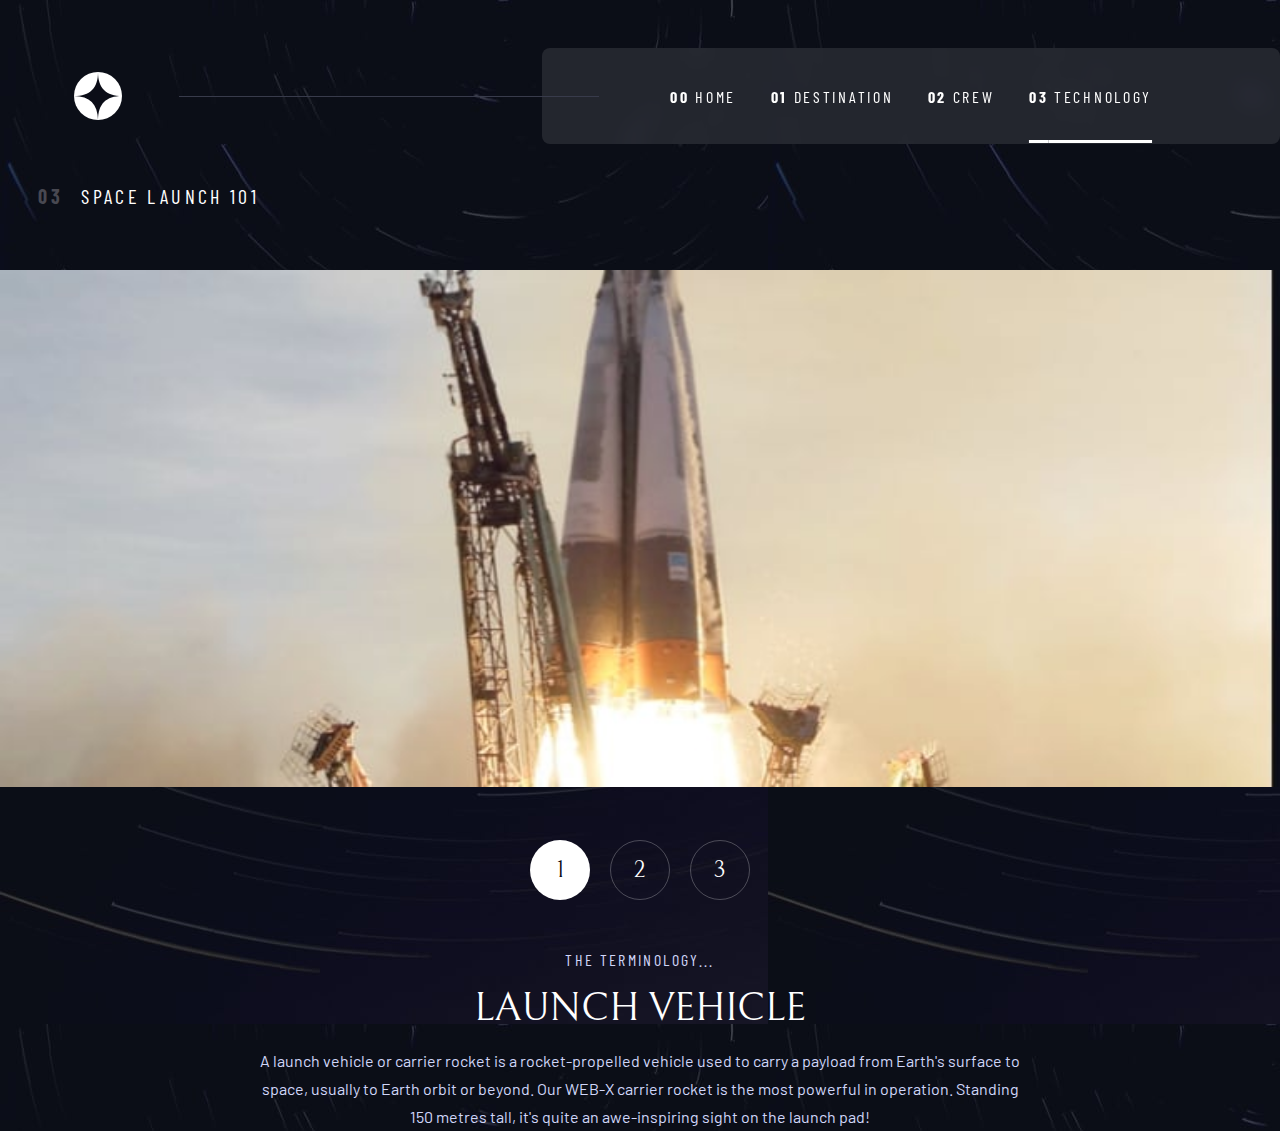
<file: technology-vehicle.html>
<!DOCTYPE html>
<html lang="en">
<head>
  <meta charset="UTF-8">
  <meta name="viewport" content="width=device-width, initial-scale=1.0">

  <link rel="icon" type="image/png" sizes="32x32" href="./assets/favicon-32x32.png">

  <title>Frontend Mentor | Space tourism website</title>
  <link rel="preconnect" href="https://fonts.googleapis.com">
  <link rel="preconnect" href="https://fonts.gstatic.com" crossorigin>
  <link href="https://fonts.googleapis.com/css2?family=Barlow&family=Barlow+Condensed:wght@400;700&family=Bellefair&display=swap" rel="stylesheet">
  <link rel="stylesheet" href="css/style.css">
</head>
<body class="technology">
  <div class="navbar-div">
    <img class= "navbar-logo" src="assets/shared/logo.svg" alt="logo">
    <hr class="navbar-bar">
    <label for="" class = "menu-wrap">
      <input type="checkbox" class= "checker">
      <img src="assets/shared/icon-hamburger.svg" alt="hamburgers" class= "open">
      <img src="assets/shared/icon-close.svg" alt="cross" class="close">
      <nav class= "navbar-principal">
        <ul class = "navbar-ul">
          <li><a class="navbar" href="index.html"><span>00</span> HOME</a></li>
          <li><a class="navbar" href="destination-moon.html"><span>01</span> DESTINATION</a></li>
          <li><a class="navbar" href="crew-commander.html"><span>02</span> CREW</a></li>
          <li><a class="onsite navbar" href="technology-vehicule.html"><span>03</span> TECHNOLOGY</a></li>
        </ul>
      </nav>
    </label>
  </div>
  <div class="planet-div-1">
    <h5 class="subtittle"> <span class="number">03</span>Space launch 101</h5>
  </div>
  <img class="tech-img" src="assets/technology/image-launch-vehicle-landscape.jpg" alt="Emilia la plus belle">
  <div class="crew-div-2">
    <ul class = "slider">
      <form action="#">
        <button class="slider-off-2" id= "on" type="submit" name="button">1</button>
      </form>
      <form action="technology-spaceport.html">
        <button class="slider-off-2" type="submit" name="button">2</button>
      </form>
      <form action="technology-capsule.html">
        <button class="slider-off-2" type="submit" name="button">3</button>
      </form>
    </ul>
  </div>
  <article class="article">
    <h6 class="subheading2">The terminology...</h6>
    <h3>Launch vehicle</h3>
    <p class= "body-text planet-text">   A launch vehicle or carrier rocket is a rocket-propelled vehicle used to carry a
      payload from Earth's surface to space, usually to Earth orbit or beyond. Our
      WEB-X carrier rocket is the most powerful in operation. Standing 150 metres tall,
      it's quite an awe-inspiring sight on the launch pad!
    </p>
  </article>
</body>
</html>
</file>
<file: css/style.css>
body {
  background-color: black;
  margin: 0;
  min-height: 100vh;
  min-width: 100vw;
  text-align: center;
}

h1{
  font-family: 'Bellefair', serif;
  font-size: 80px;
  color: #FFFFFF;
  font-weight: normal;
  text-transform: uppercase;
}
h2{
  font-family: 'Bellefair', serif;
  font-size: 56px;
  color: #FFFFFF;
  font-weight: normal;
  text-transform: uppercase;
}
h3{
  font-family: 'Bellefair', serif;
  font-size: 24px;
  font-weight: normal;
  color: #FFFFFF;
  text-transform: uppercase;
  margin: 0.5rem 0 1rem 0;
}
h4{
  font-family: 'Bellefair', serif;
  font-size: 16px;
  font-weight: normal;
  opacity: 0.5;
  color: #FFFFFF;
  text-transform: uppercase;
  margin: 0;
}
h5{
  font-family: 'Barlow Condensed', sans-serif;
  font-size: 16px;
  letter-spacing: 2.7px;
  color: #D0D6F9;
  font-weight: normal;
  text-transform: uppercase;
}
nav{
  font-family: 'Barlow Condensed', sans-serif;
  font-size: 16px;
  letter-spacing: 2.7px;
}

hr{
  height: 1px;
  width: 87.2vw;
  border-style: none;
  background-color: #383B4B;
}
ul{
    padding-left: 0;
}

.home{
  background-image:url("../assets/home/background-home-mobile.jpg");
}

.destination{
  background-image:url("../assets/destination/background-destination-mobile.jpg");
  height: 850px;
}

.crew{
  background-image:url("../assets/crew/background-crew-mobile.jpg");
  height: 710px;
}

.technology{
  background-image: url("../assets/technology/background-technology-mobile.jpg");
  height: 710px;
}

.navbar-principal{
  position: absolute;
  display: flex;
  top: 0;
  right: 0;
  transform: scale(0, 1);
  transform-origin: right;
  transition: 0.5s;
  opacity: 0;
  user-select: none;
  color: #FFFFFF;
  height: 100vh;
  width: 70.4vw;
  background: rgba(255, 255, 255, 0.1);
  backdrop-filter: blur(10px);
  z-index: 3;
}

.navbar-logo{
  padding-left: 1vw;
}

.navbar-bar{
  display: none;
}

.navbar-div{
  height: 96px;
  display: flex;
  align-items: center;
}

.navbar{
  color : #FFFFFF;
  text-decoration: none;
}
.navbar span{
  font-weight: bold;
}
.navbar:hover{
  text-decoration: underline;
  text-underline-offset: 5px;
  text-decoration-thickness: 3px;
  text-decoration-color: #979797;
}

.checker{
  width: 26px;
  height: 23px;
  cursor: pointer;
  margin: 0;
  opacity: 0;
  z-index: 5;
}

.close {
  z-index: 4;
  opacity: 0;
}

.checker, .menu-wrap img{
  position: absolute;
  top: 33px;
  right: 20px;
}

.menu-wrap{
  position: fixed;
  right: 0;
  top: 0;
  text-align: right;
  z-index: 1;
}
.navbar-ul{
  padding-top: 118px;
}
.navbar-ul li{
  list-style-type: none;
  text-align: left;
  padding: 0 1vw 35px 8vw;
}

.checker:checked ~ .navbar-principal{
  transform: scale(1);
  transform-origin: right;
  transition: 0.5s;
  opacity: 1;
  user-select: auto;
}
.checker:checked ~ .close{
  opacity: 1;
}
.checker:checked ~ .open{
  opacity: 0;
}

.onsite{
  text-decoration: underline;
  text-underline-offset: 5px;
  text-decoration-thickness: 3px;
}

.intro{
  margin: 0.95rem 1.3rem 1.3rem 1.3rem;
}

.body-text{
  font-family: 'Barlow', sans-serif;
  font-size: 15px;
  line-height: 25px;
  color: #D0D6F9;
}

.btn{
  position: absolute;
  right: calc(50% - 75px);
  background: white;
  margin-top: 45px;
  height: 150px;
  width: 150px;
  color: #0B0D17;
  border-radius: 50%;
  border: none;
  cursor: pointer;
  font-family: 'Bellefair', serif;
  font-size: 20px;
  z-index: 0;
}

#canvas{
  position: absolute;
  right: calc(50% - 120px);
  transform: scale(0.625, 0.625);
  transform-origin: center;
  transition: 1s;
  width: 240px;
  height: 240px;
  background: rgba(255, 255, 255, 0.1);
  border-radius: 50%;
  z-index: -1;
}

.btn:hover + #canvas{
  transform: scale(1, 1);
  transform-origin: center;
  transition: 2s;
}

.planet-text{
  padding: 1rem 0 0 0;
  margin: 0;
}
.planet-text.body-text{
  padding: 0 6.4vw 1.4rem 6.4vw;
}
.subtittle{
  color: #FFFFFF;
  margin: 0 0 30px 0;
}

.number{
  color: #484851;
  font-weight: bold;
  margin-right: 18px;
}

.ul-planet li{
  display: inline;
}
.navbar-planet{
  color : #D0D6F9;
  font-size: 14px;
  text-decoration: none;
  padding: 0 3.6vw 0 3.6vw;
}

.onsite-planet{
  color : #FFFFFF;
  text-decoration: underline;
  text-underline-offset: 8px;
  text-decoration-thickness: 3px;
}

.navbar-planet:hover{
  text-decoration: underline;
  text-underline-offset: 8px;
  text-decoration-thickness: 3px;
  text-decoration-color: #979797;
}

.planet-div-2 img{
  height: 170px;
  width: 170px;
}

.subheading1{
  font-family: 'Bellefair', serif;
  font-size: 28px;
  color: #FFFFFF;
  margin: 0;
  font-weight: normal;
  text-transform: uppercase;
}

.footer{
  padding: 1.5rem 0 0 0;
}

.subheading2{
  font-family: 'Barlow Condensed', sans-serif;
  font-size: 14px;
  letter-spacing: 2.35px;
  color: #D0D6F9;
  margin: 0 0 1rem 0;
  font-weight: normal;
  text-transform: uppercase;
}

.crew-div-1 img{
  height: 223px;

}

.slider form{
  display: inline;
}
.slider-off{
  height: 10px;
  width: 10px;
  border: none;
  border-radius: 100%;
  margin: 0 0.5rem 0 0.5rem;
  padding: 0;
  opacity: 0.17;
  cursor: pointer;
}

#on{
  opacity: 1;
  cursor: default;
}

.slider-off:hover{
  opacity: 0.5;
}

.crew-div-2 ul{
  margin: 2rem 0;

}

.crew-div-1 hr{
  margin-top: -4px;
}

.slider-off-2{
  height: 40px;
  width: 40px;
  border: solid;
  font-family: 'Bellefair', serif;
  font-size: 16px;
  color: #FFFFFF;
  border-radius: 100%;
  margin: 0 0.5rem 0 0.5rem;
  padding: 0;
  background: none;
  cursor: pointer;
  border-width: 1px;
  border-color: rgba(255, 255, 255, 0.25);
}
.slider-off-2#on{
  border: none;
  color: #0B0D17;
  background: #FFFFFF;
}

.slider-off-2:hover{
  border-color: #FFFFFF;
}
.tech-img{
  width: 100vw;
}

@media(min-width: 376px){
  .home{
    background-image:url("../assets/home/background-home-tablet.jpg");
    height: 1024px;
  }

  .destination{
    background-image:url("../assets/destination/background-destination-tablet.jpg");
    height: 1024px;
  }

  .crew{
    background-image:url("../assets/crew/background-crew-tablet.jpg");
    height: 1024px;
  }

  .technology{
    background-image: url("../assets/technology/background-technology-tablet.jpg");
    height: 1024px;
  }
}

@media(min-width: 560px){
  nav{
    font-size: 14px;
  }

  h5{
    font-size: 20px;
    letter-spacing: 3.38px;
  }
  h4{
    font-size: 24px;
  }

  h3{
    font-size: 40px;
  }

  h2{
    font-size: 80px;
  }

  h1{
    font-size: 150px;
  }

  hr{
    width:74.61vw;
  }
  .checker,.open,.close{
    display: none;
  }

  .navbar-ul li{
    display: inline;
    padding: 0;
  }

  .navbar-ul{
    width: inherit;
    display: flex;
    align-items: center;
    justify-content: space-evenly;
    padding: 0;
  }

  .menu-wrap{
    position: absolute;
  }

  .navbar-principal{
    transform: none;
    user-select: auto;
    height: 96px;
    opacity: 1;
    border-radius: 8px;
  }

  .planet-div-1{
    text-align: left;
  }

  .text-div{
    padding: 5.6rem 21vw 0 21vw;
  }

  .intro{
    margin-left: 0;
    margin-right: 0;
  }

  .body-text{
    font-size: 16px;
    line-height: 28px;
  }

  .btn{
    height: 242px;
    width: 242px;
    margin-top: 39px;
    right: calc(50% - 121px);
    font-size: 32px;
    letter-spacing: 2px;
  }

  #canvas{
    right: calc(50% - 160px);
    height: 320px;
    width: 320px;
  }

  .button-div{
    padding-top: 5.4rem;
  }

  .navbar:hover{
    text-underline-offset: 37px;
  }
  .onsite{
    text-underline-offset: 37px;
  }
  .footer-main{
    display: flex;
    align-items: center;
    justify-content: space-evenly;
    padding: 0 12.63vw 0 12.63vw;
  }

  .planet-div-1{
    padding: 2.5rem 2.40rem 2rem 2.40rem;
  }

  .planet-div-2 img{
    height: 300px;
    width: 300px;
  }

  .navbar-planet{
    font-size: 16px;
  }

  .text-div-destination{
    padding: 2rem 6.38vw;
  }

  .navbar-planet{
    padding: 0 1.8vw;
  }

  .planet-text{
    padding: 0;
  }

  .article{
    padding-top: 2rem;
  }

  .onsite-planet{
    text-underline-offset:12px;
  }

  .planet-text.body-text{
    padding-top: 0.5rem;
    padding-bottom: 2.5rem;
  }
  .crew-main{
    display: grid;
    grid-template-rows: auto auto auto 1fr;
    box-sizing: border-box;
    max-height: 928px;
  }

  .crew-main .planet-div-1{
    grid-row: 1;
  }

  .crew-main .article{
    grid-row: 2;
  }

  .crew-main .crew-div-2{
    grid-row: 3;
  }
  .crew-div-1{
    overflow: hidden;
    grid-row: 4;
  }
  .crew-div-1 hr{
    display: none;
  }

  .crew-div-1 img.commander{
    overflow: hidden;
    height: 572px;
    width: 456.37px;
  }

  .crew-div-1 img{
    height: 532px;
    width: auto
  }

  .crew-main .subtittle{
    margin-bottom: 0;
  }

  .crew-main .article .body-text, .technology .article .body-text{
    padding: 0 20.18vw 0 20.18vw;
  }

  .crew-div-2 ul{
    margin: 3.1rem 0;
  }

  .slider-off-2{
    height: 60px;
    width: 60px;
    font-size: 24px;
  }

  .subheading2{
    font-size: 16px;
  }
  .technology .article{
    padding: 0;
  }
}

@media(min-width: 769px){
  .home{
    background-image:url("../assets/home/background-home-desktop.jpg");
  }
  .destination{
    background-image:url("../assets/destination/background-destination-desktop.jpg");
  }
  .crew{
    background-image:url("../assets/crew/background-crew-desktop.jpg");
  }
}


@media(min-width: 1015px){
  body{
    max-height: 900px;
  }
  .home{
    background-image:url("../assets/home/background-home-desktop.jpg");
  }

  .destination{
    background-image:url("../assets/destination/background-destination-desktop.jpg");
  }
  .crew{
    background-image:url("../assets/crew/background-crew-desktop.jpg");
  }

  .main-home{
    display: grid;
    grid-template-columns: 1fr 1fr;
  }

  .text-div{
    grid-column: 1;
    padding: 0;
    text-align: left;
    padding-left: 12.36vw;
    padding-top: 15.625rem;
  }
  .navbar-div{
    justify-content: flex-end;
    padding-top: 3rem;
  }
  .menu-wrap{
    position: relative;
  }
  .navbar-principal{
    position: relative;
    width: 57.63vw;
    justify-content: center;
  }
  .navbar{
    font-size: 16px;
    display: inline-block;
  }

  .navbar-ul{
    width: 37.64vw;
    justify-content: space-between;
  }
  .navbar-bar{
    position: relative;
    margin: 0;
    left: 4.444444vw;
    display: inline-block;
    width: 32.85vw;
    z-index: 4
  }
  .button-div{
    grid-column: 2;
  }

  .btn{
    position: absolute;
    margin: 0;
    right: 165px;
    bottom: -16px;
    height: 274px;
    width: 274px;
  }

  #canvas{
    position: absolute;
    right: 77px;
    bottom: -104px;
    width: 450px;
    height: 450px;
  }
  .intro.body-text{
    margin-right: 5.75rem;
  }
}
</file>
